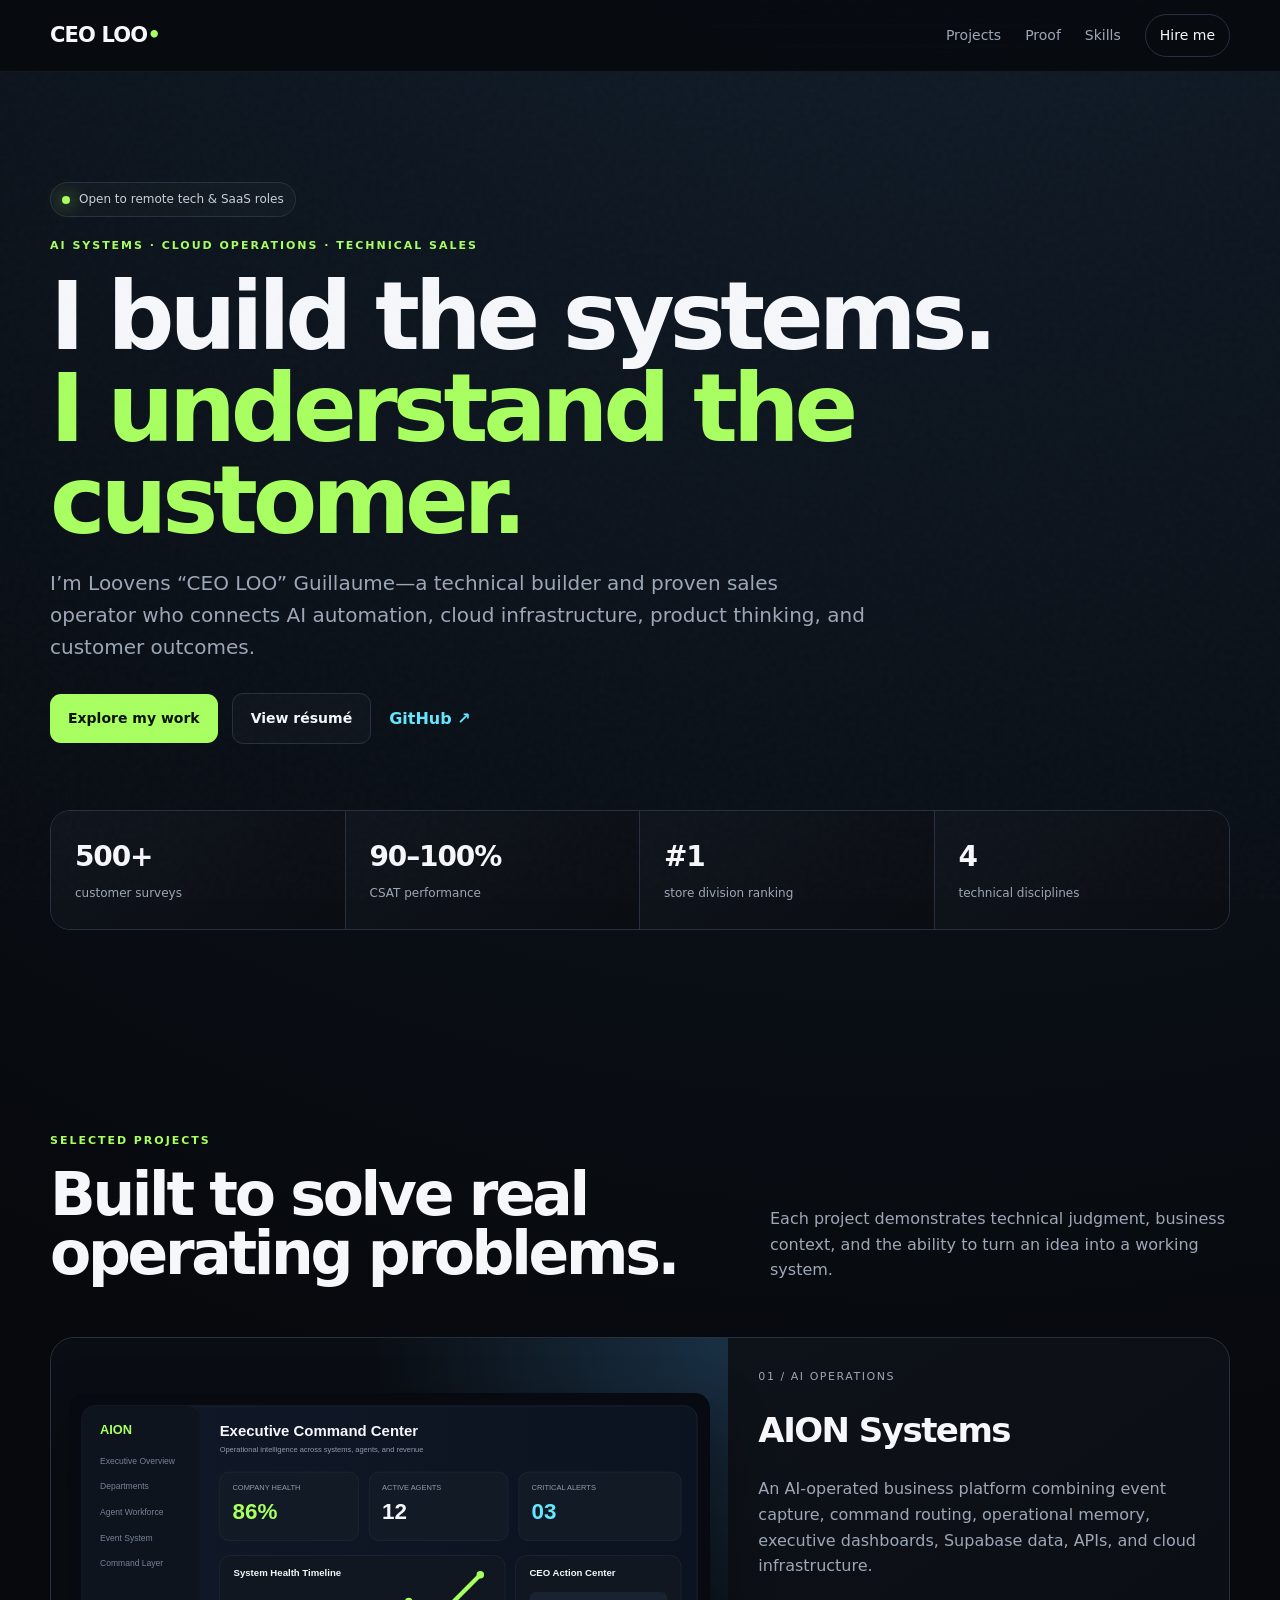
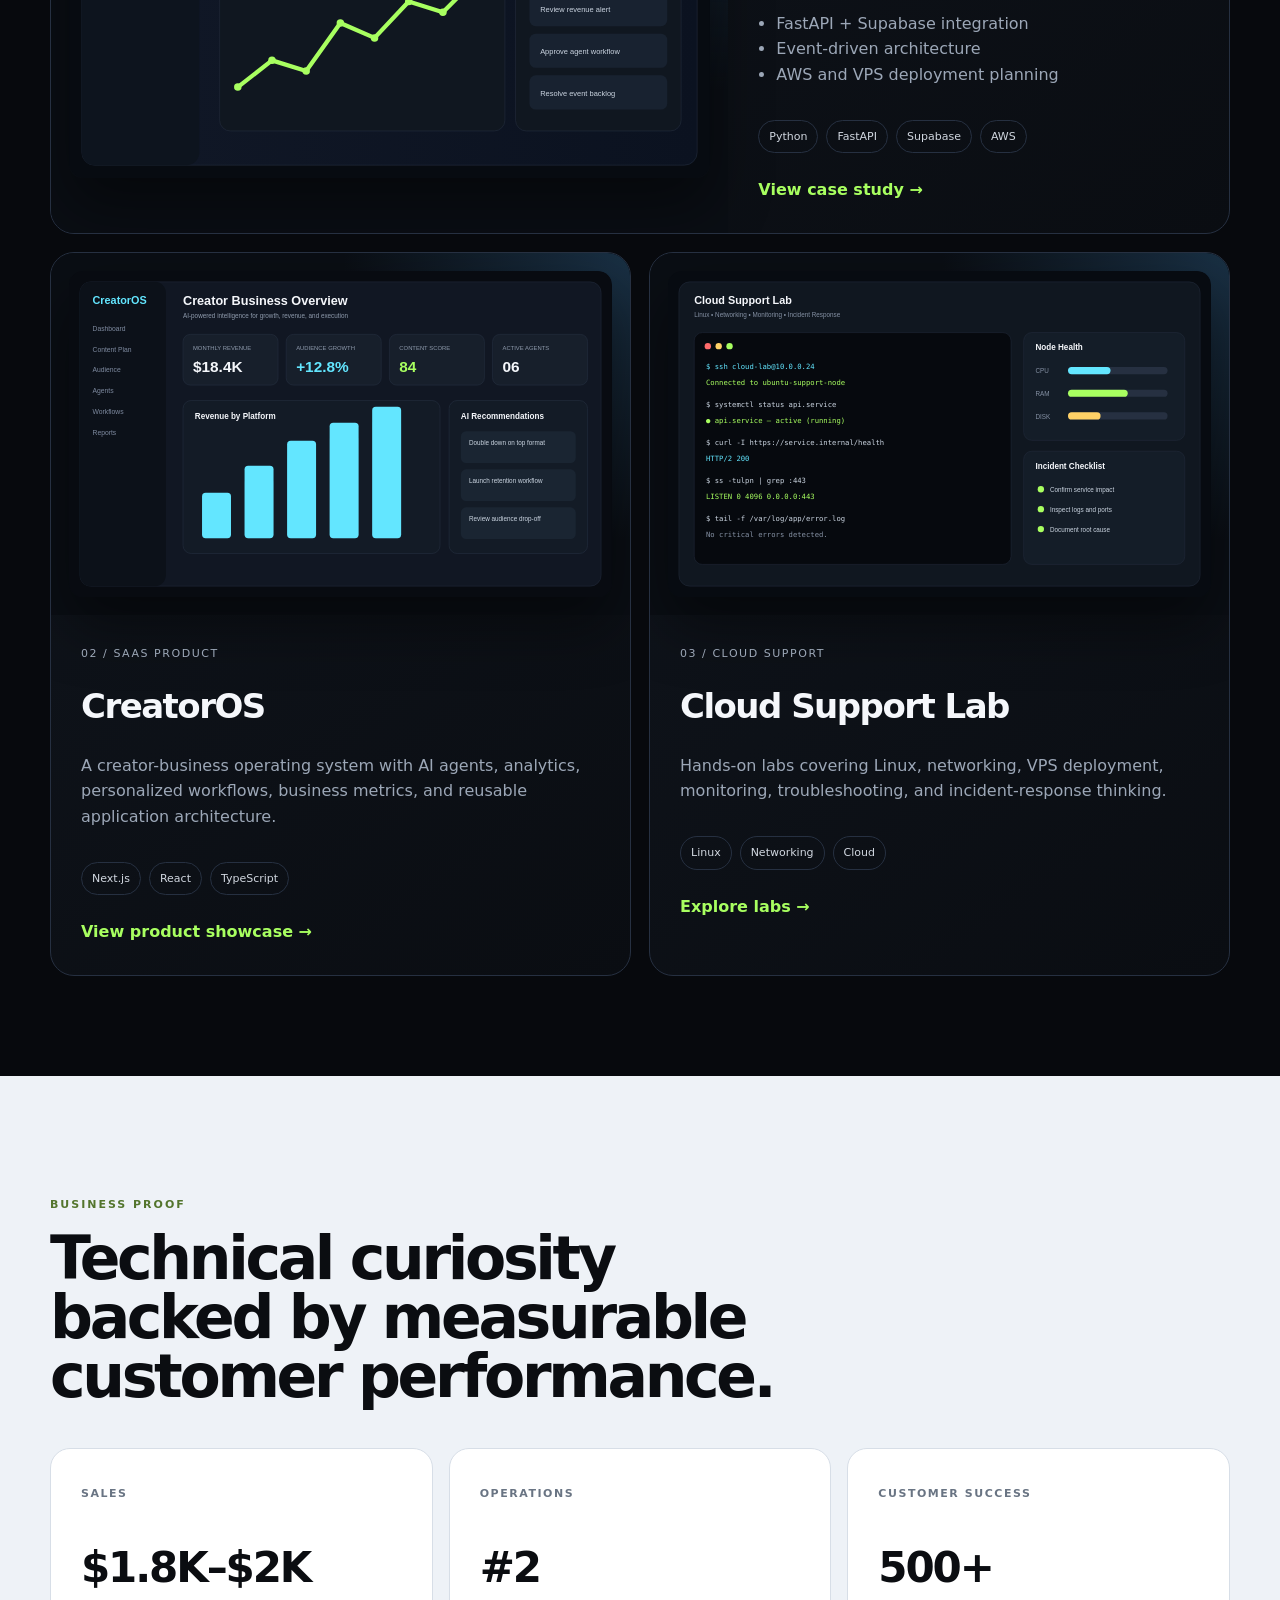
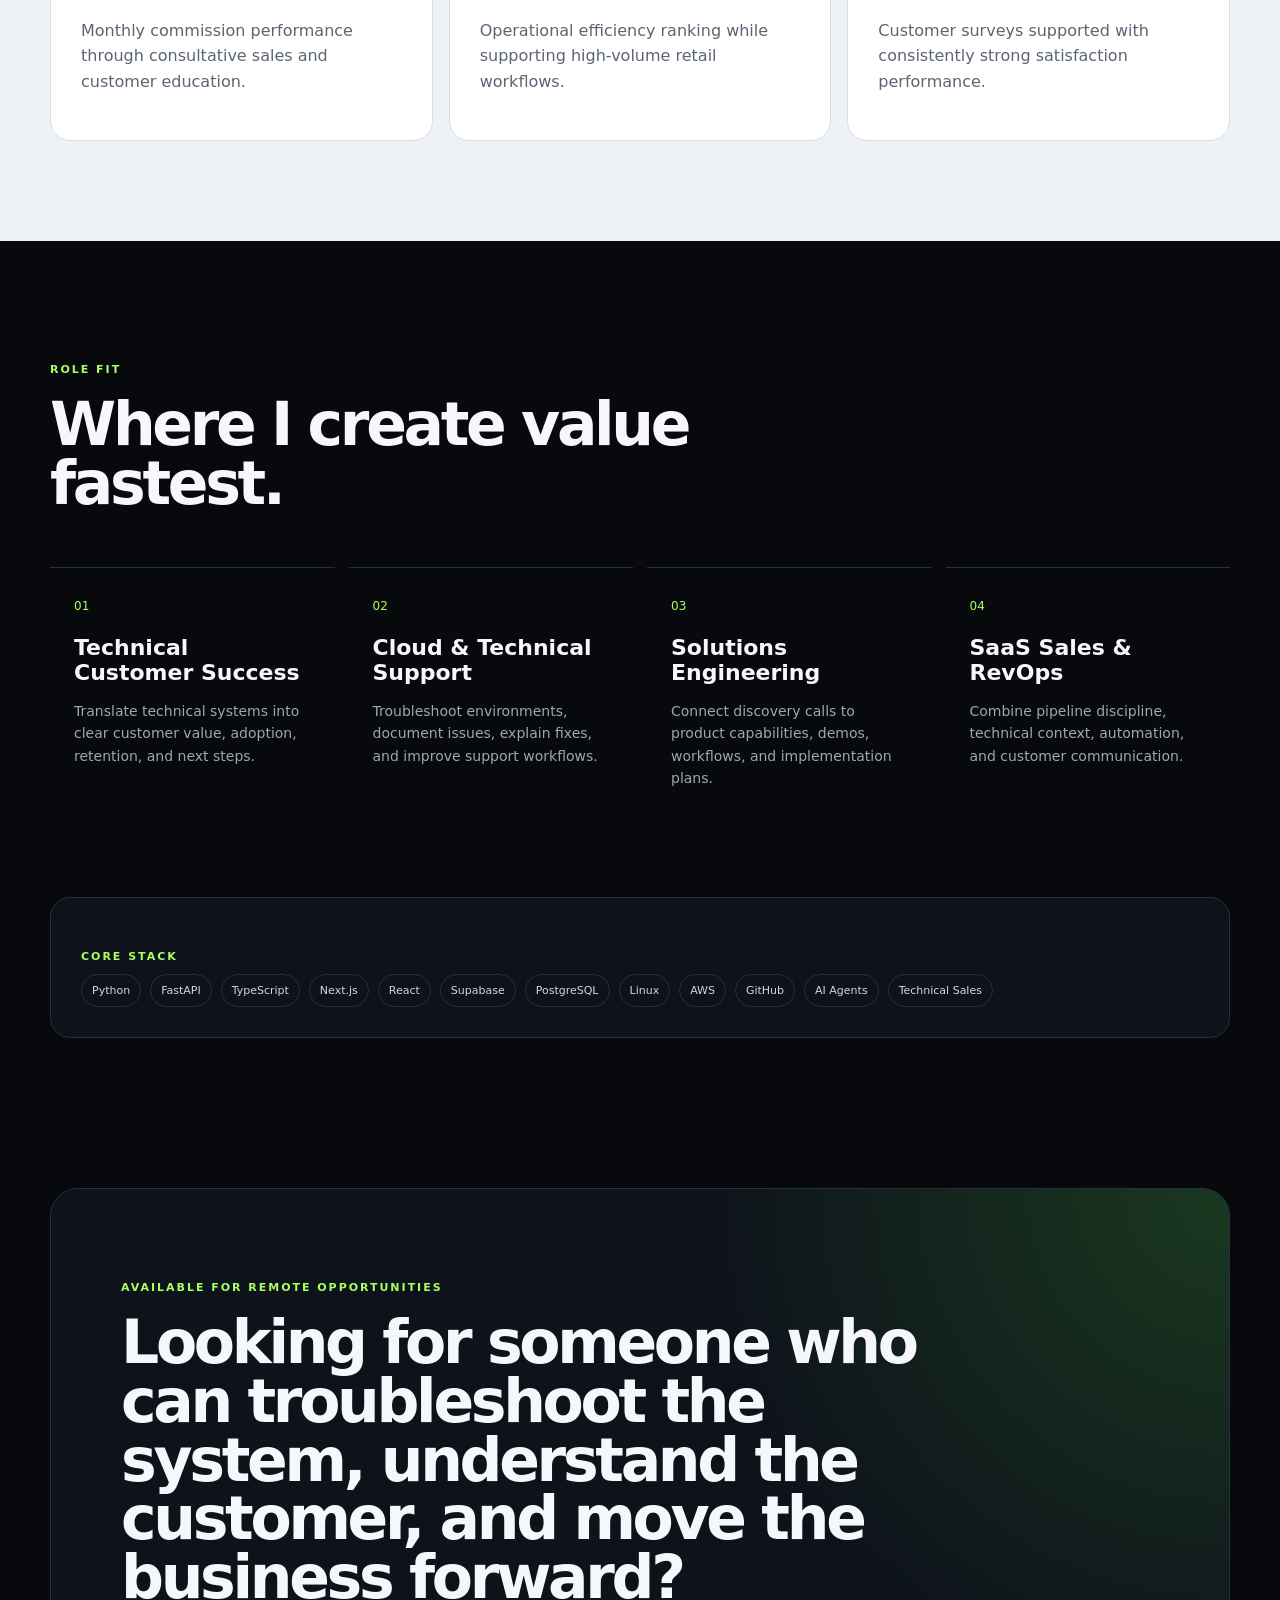
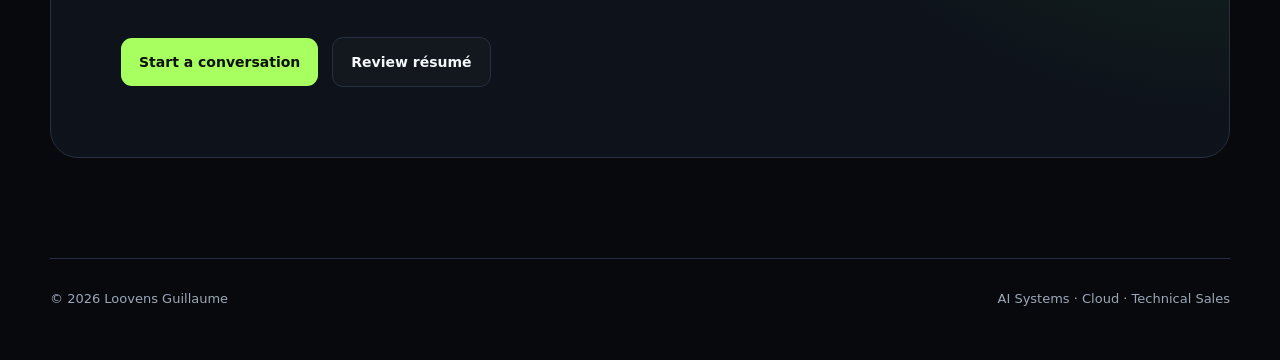
<file: index.html>
<!doctype html>
<html lang="en">
<head>
<meta charset="utf-8"><meta name="viewport" content="width=device-width,initial-scale=1">
<meta name="description" content="Loovens Guillaume — AI systems builder, cloud operator, and technical sales professional.">
<meta name="theme-color" content="#07090d"><title>CEO LOO — AI Systems, Cloud & Technical Sales</title>
<link rel="stylesheet" href="assets/styles.css">
</head>
<body>
<div class="noise"></div>
<header class="site-header"><a class="logo" href="#top">CEO LOO<span>•</span></a><nav><a href="#work">Projects</a><a href="#proof">Proof</a><a href="#skills">Skills</a><a class="hire" href="mailto:loovensguillaume@gmail.com">Hire me</a></nav></header>
<main id="top">
<section class="hero shell"><div class="status"><i></i> Open to remote tech & SaaS roles</div><p class="eyebrow">AI SYSTEMS · CLOUD OPERATIONS · TECHNICAL SALES</p><h1>I build the systems.<br><em>I understand the customer.</em></h1><p class="lede">I’m Loovens “CEO LOO” Guillaume—a technical builder and proven sales operator who connects AI automation, cloud infrastructure, product thinking, and customer outcomes.</p><div class="actions"><a class="button primary" href="#work">Explore my work</a><a class="button ghost" href="resume.md">View résumé</a><a class="inline" href="https://github.com/Ceoloo">GitHub ↗</a></div><div class="metrics"><div><strong>500+</strong><span>customer surveys</span></div><div><strong>90–100%</strong><span>CSAT performance</span></div><div><strong>#1</strong><span>store division ranking</span></div><div><strong>4</strong><span>technical disciplines</span></div></div></section>

<section id="work" class="shell section"><div class="section-head"><div><p class="eyebrow">SELECTED PROJECTS</p><h2>Built to solve real operating problems.</h2></div><p>Each project demonstrates technical judgment, business context, and the ability to turn an idea into a working system.</p></div>
<div class="projects">
<article class="project featured"><div class="visual"><img src="assets/aion-dashboard.svg" alt="AION executive operations dashboard mockup"></div><div class="project-copy"><span class="number">01 / AI OPERATIONS</span><h3>AION Systems</h3><p>An AI-operated business platform combining event capture, command routing, operational memory, executive dashboards, Supabase data, APIs, and cloud infrastructure.</p><ul><li>FastAPI + Supabase integration</li><li>Event-driven architecture</li><li>AWS and VPS deployment planning</li></ul><div class="chips"><span>Python</span><span>FastAPI</span><span>Supabase</span><span>AWS</span></div><a href="aion-systems-case-study/">View case study →</a></div></article>
<article class="project"><div class="visual"><img src="assets/creatoros-dashboard.svg" alt="CreatorOS SaaS dashboard mockup"></div><div class="project-copy"><span class="number">02 / SAAS PRODUCT</span><h3>CreatorOS</h3><p>A creator-business operating system with AI agents, analytics, personalized workflows, business metrics, and reusable application architecture.</p><div class="chips"><span>Next.js</span><span>React</span><span>TypeScript</span></div><a href="creatoros-demo/">View product showcase →</a></div></article>
<article class="project"><div class="visual"><img src="assets/cloud-lab.svg" alt="Cloud support lab terminal and monitoring mockup"></div><div class="project-copy"><span class="number">03 / CLOUD SUPPORT</span><h3>Cloud Support Lab</h3><p>Hands-on labs covering Linux, networking, VPS deployment, monitoring, troubleshooting, and incident-response thinking.</p><div class="chips"><span>Linux</span><span>Networking</span><span>Cloud</span></div><a href="cloud-support-lab/">Explore labs →</a></div></article>
</div></section>

<section id="proof" class="proof-section"><div class="shell"><p class="eyebrow dark">BUSINESS PROOF</p><h2>Technical curiosity backed by measurable customer performance.</h2><div class="proof-grid"><article><span>SALES</span><strong>$1.8K–$2K</strong><p>Monthly commission performance through consultative sales and customer education.</p></article><article><span>OPERATIONS</span><strong>#2</strong><p>Operational efficiency ranking while supporting high-volume retail workflows.</p></article><article><span>CUSTOMER SUCCESS</span><strong>500+</strong><p>Customer surveys supported with consistently strong satisfaction performance.</p></article></div></div></section>

<section id="skills" class="shell section"><div class="section-head"><div><p class="eyebrow">ROLE FIT</p><h2>Where I create value fastest.</h2></div></div><div class="role-grid"><article><span>01</span><h3>Technical Customer Success</h3><p>Translate technical systems into clear customer value, adoption, retention, and next steps.</p></article><article><span>02</span><h3>Cloud & Technical Support</h3><p>Troubleshoot environments, document issues, explain fixes, and improve support workflows.</p></article><article><span>03</span><h3>Solutions Engineering</h3><p>Connect discovery calls to product capabilities, demos, workflows, and implementation plans.</p></article><article><span>04</span><h3>SaaS Sales & RevOps</h3><p>Combine pipeline discipline, technical context, automation, and customer communication.</p></article></div>
<div class="stack"><p class="eyebrow">CORE STACK</p><div class="stack-row"><span>Python</span><span>FastAPI</span><span>TypeScript</span><span>Next.js</span><span>React</span><span>Supabase</span><span>PostgreSQL</span><span>Linux</span><span>AWS</span><span>GitHub</span><span>AI Agents</span><span>Technical Sales</span></div></div></section>

<section class="shell contact"><p class="eyebrow">AVAILABLE FOR REMOTE OPPORTUNITIES</p><h2>Looking for someone who can troubleshoot the system, understand the customer, and move the business forward?</h2><div class="actions"><a class="button primary" href="mailto:loovensguillaume@gmail.com">Start a conversation</a><a class="button ghost" href="resume.md">Review résumé</a></div></section>
</main>
<footer class="shell"><span>© 2026 Loovens Guillaume</span><span>AI Systems · Cloud · Technical Sales</span></footer>
</body></html>
</file>
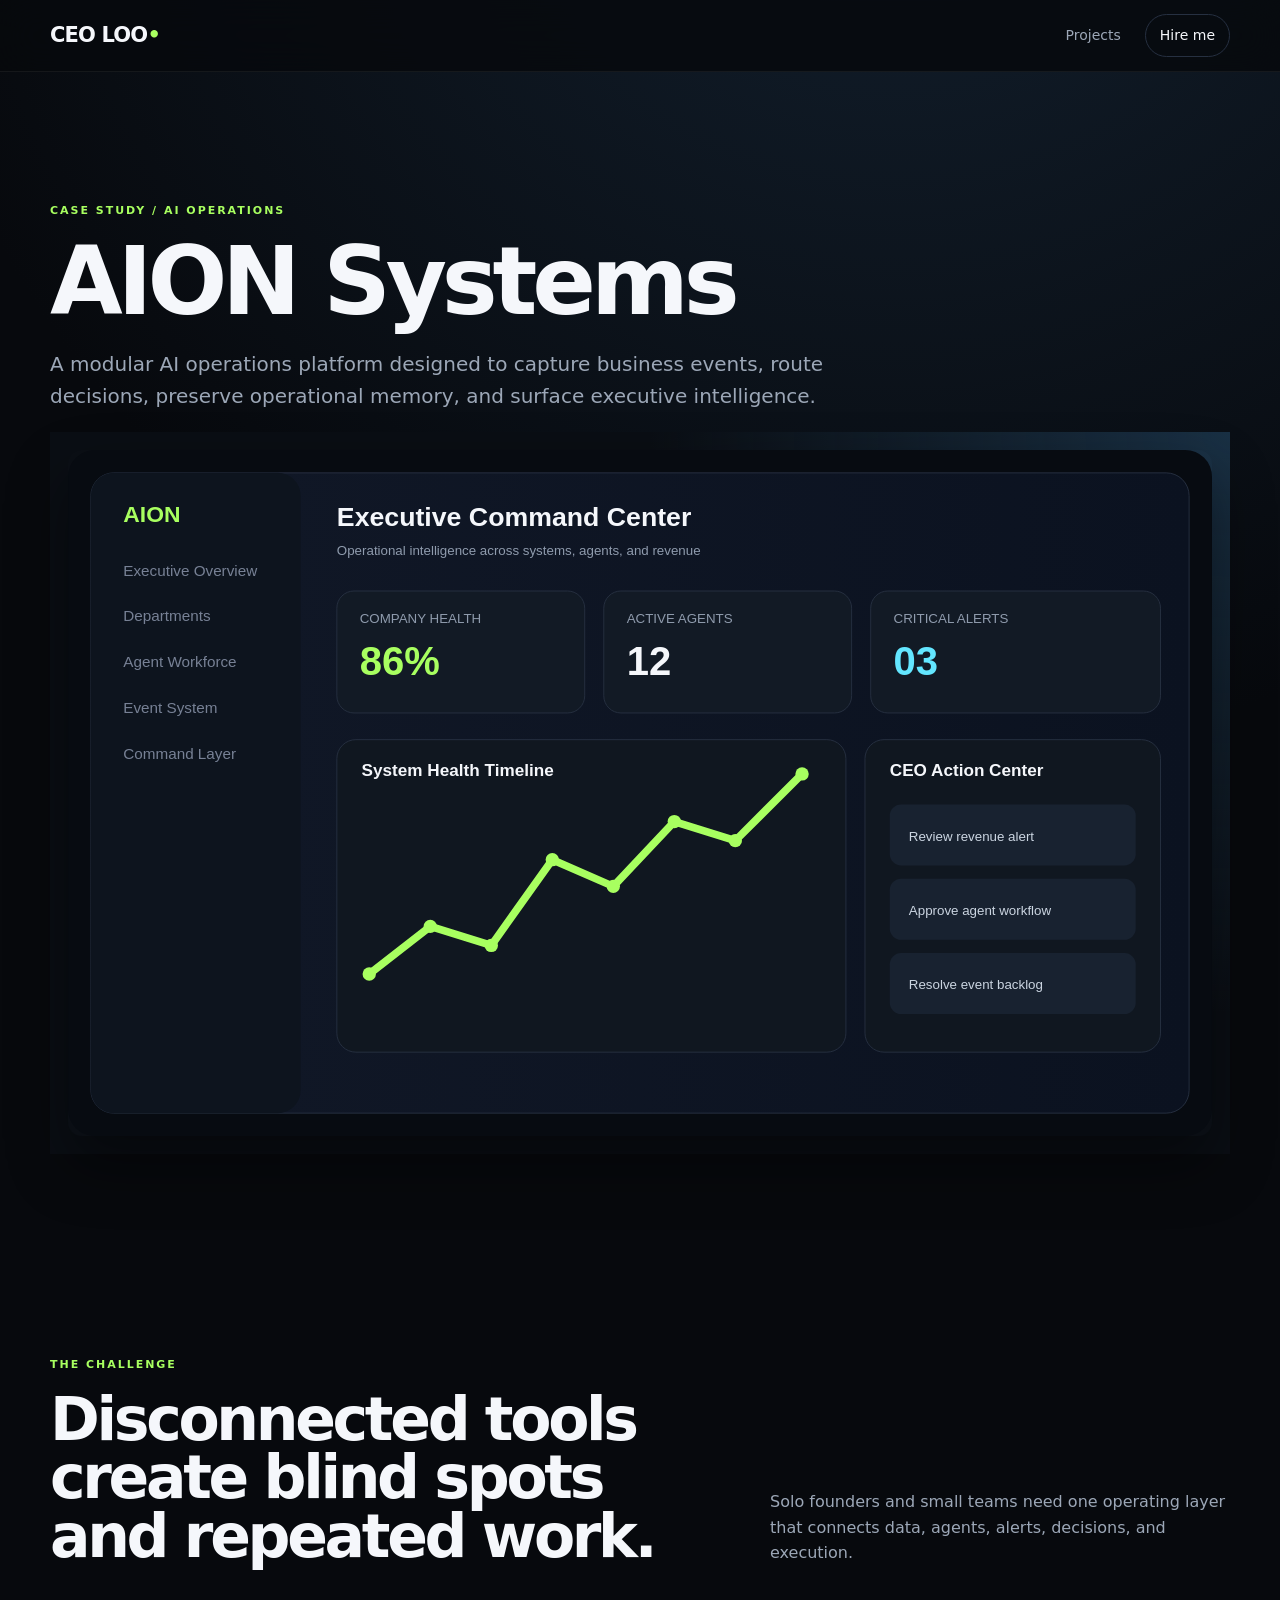
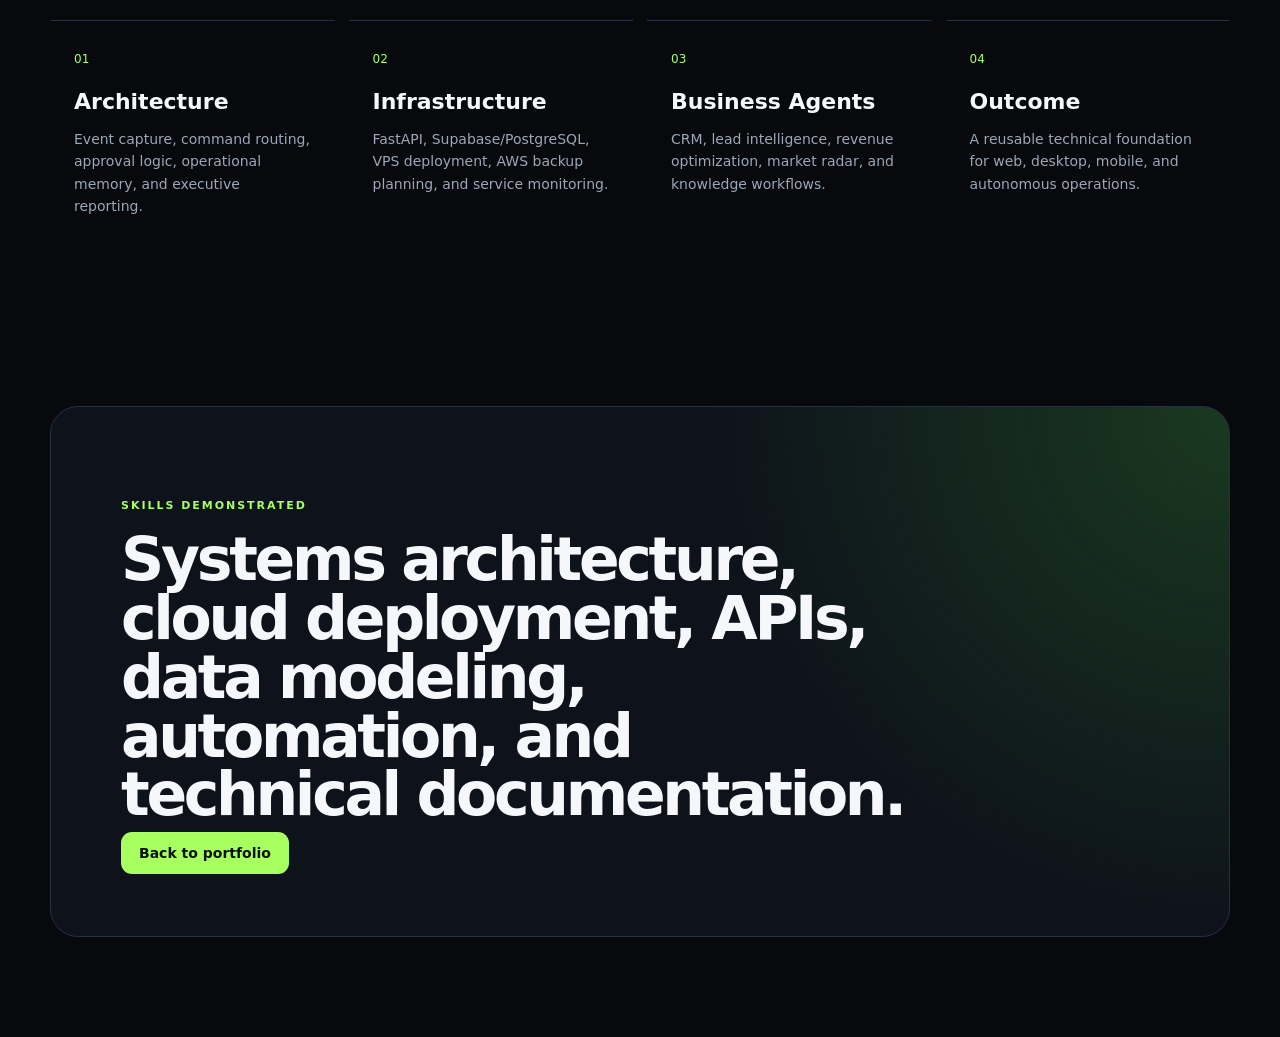
<file: aion-systems-case-study/index.html>
<!doctype html><html lang="en"><head><meta charset="utf-8"><meta name="viewport" content="width=device-width,initial-scale=1"><title>AION Systems Case Study — CEO LOO</title><link rel="stylesheet" href="../assets/styles.css"></head><body><header class="site-header"><a class="logo" href="../">CEO LOO<span>•</span></a><nav><a href="../#work">Projects</a><a class="hire" href="mailto:loovensguillaume@gmail.com">Hire me</a></nav></header><main><section class="shell hero"><p class="eyebrow">CASE STUDY / AI OPERATIONS</p><h1>AION Systems</h1><p class="lede">A modular AI operations platform designed to capture business events, route decisions, preserve operational memory, and surface executive intelligence.</p><div class="visual"><img src="../assets/aion-dashboard.svg" alt="AION dashboard"></div></section><section class="shell section"><div class="section-head"><div><p class="eyebrow">THE CHALLENGE</p><h2>Disconnected tools create blind spots and repeated work.</h2></div><p>Solo founders and small teams need one operating layer that connects data, agents, alerts, decisions, and execution.</p></div><div class="role-grid"><article><span>01</span><h3>Architecture</h3><p>Event capture, command routing, approval logic, operational memory, and executive reporting.</p></article><article><span>02</span><h3>Infrastructure</h3><p>FastAPI, Supabase/PostgreSQL, VPS deployment, AWS backup planning, and service monitoring.</p></article><article><span>03</span><h3>Business Agents</h3><p>CRM, lead intelligence, revenue optimization, market radar, and knowledge workflows.</p></article><article><span>04</span><h3>Outcome</h3><p>A reusable technical foundation for web, desktop, mobile, and autonomous operations.</p></article></div></section><section class="shell contact"><p class="eyebrow">SKILLS DEMONSTRATED</p><h2>Systems architecture, cloud deployment, APIs, data modeling, automation, and technical documentation.</h2><a class="button primary" href="../">Back to portfolio</a></section></main></body></html>
</file>
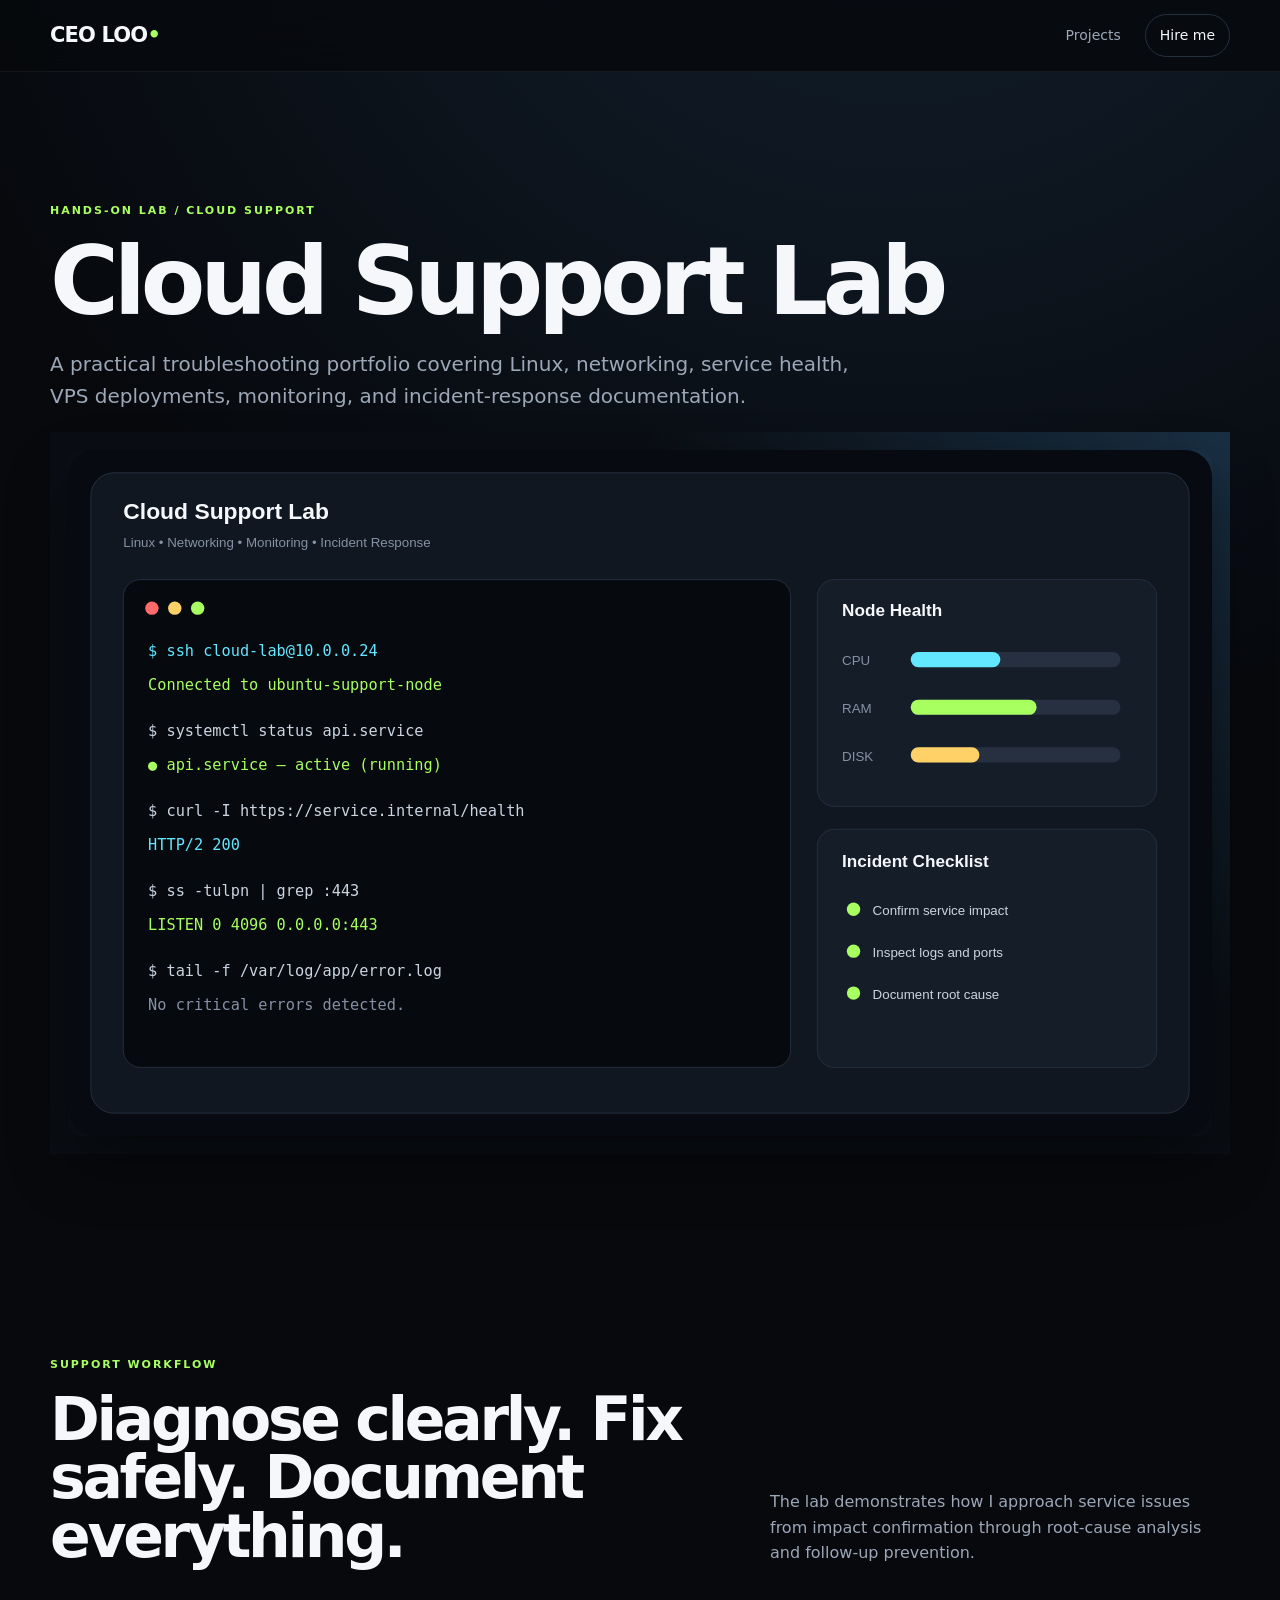
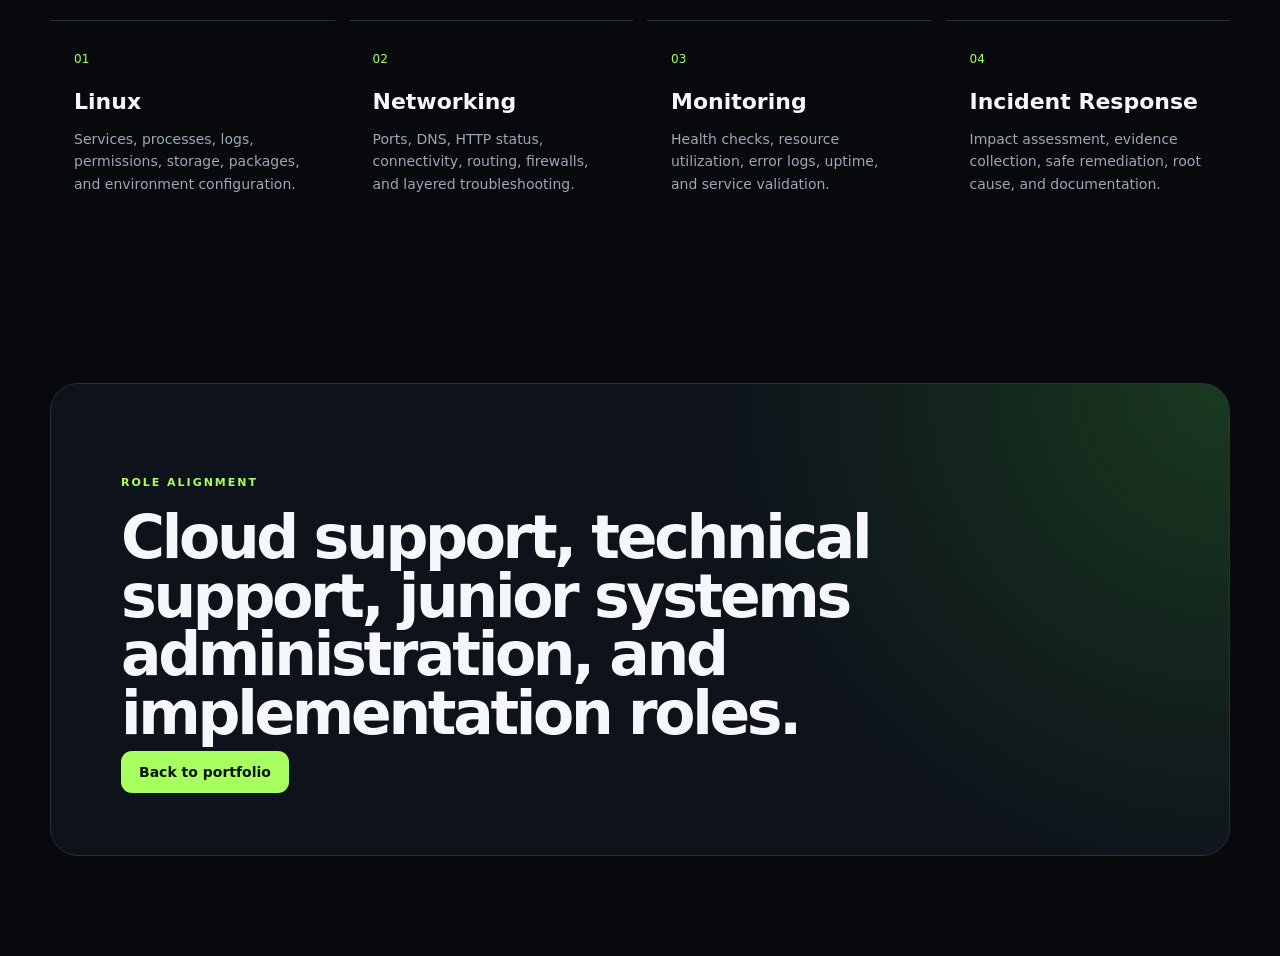
<file: cloud-support-lab/index.html>
<!doctype html><html lang="en"><head><meta charset="utf-8"><meta name="viewport" content="width=device-width,initial-scale=1"><title>Cloud Support Lab — CEO LOO</title><link rel="stylesheet" href="../assets/styles.css"></head><body><header class="site-header"><a class="logo" href="../">CEO LOO<span>•</span></a><nav><a href="../#work">Projects</a><a class="hire" href="mailto:loovensguillaume@gmail.com">Hire me</a></nav></header><main><section class="shell hero"><p class="eyebrow">HANDS-ON LAB / CLOUD SUPPORT</p><h1>Cloud Support Lab</h1><p class="lede">A practical troubleshooting portfolio covering Linux, networking, service health, VPS deployments, monitoring, and incident-response documentation.</p><div class="visual"><img src="../assets/cloud-lab.svg" alt="Cloud support terminal and monitoring dashboard"></div></section><section class="shell section"><div class="section-head"><div><p class="eyebrow">SUPPORT WORKFLOW</p><h2>Diagnose clearly. Fix safely. Document everything.</h2></div><p>The lab demonstrates how I approach service issues from impact confirmation through root-cause analysis and follow-up prevention.</p></div><div class="role-grid"><article><span>01</span><h3>Linux</h3><p>Services, processes, logs, permissions, storage, packages, and environment configuration.</p></article><article><span>02</span><h3>Networking</h3><p>Ports, DNS, HTTP status, connectivity, routing, firewalls, and layered troubleshooting.</p></article><article><span>03</span><h3>Monitoring</h3><p>Health checks, resource utilization, error logs, uptime, and service validation.</p></article><article><span>04</span><h3>Incident Response</h3><p>Impact assessment, evidence collection, safe remediation, root cause, and documentation.</p></article></div></section><section class="shell contact"><p class="eyebrow">ROLE ALIGNMENT</p><h2>Cloud support, technical support, junior systems administration, and implementation roles.</h2><a class="button primary" href="../">Back to portfolio</a></section></main></body></html>
</file>
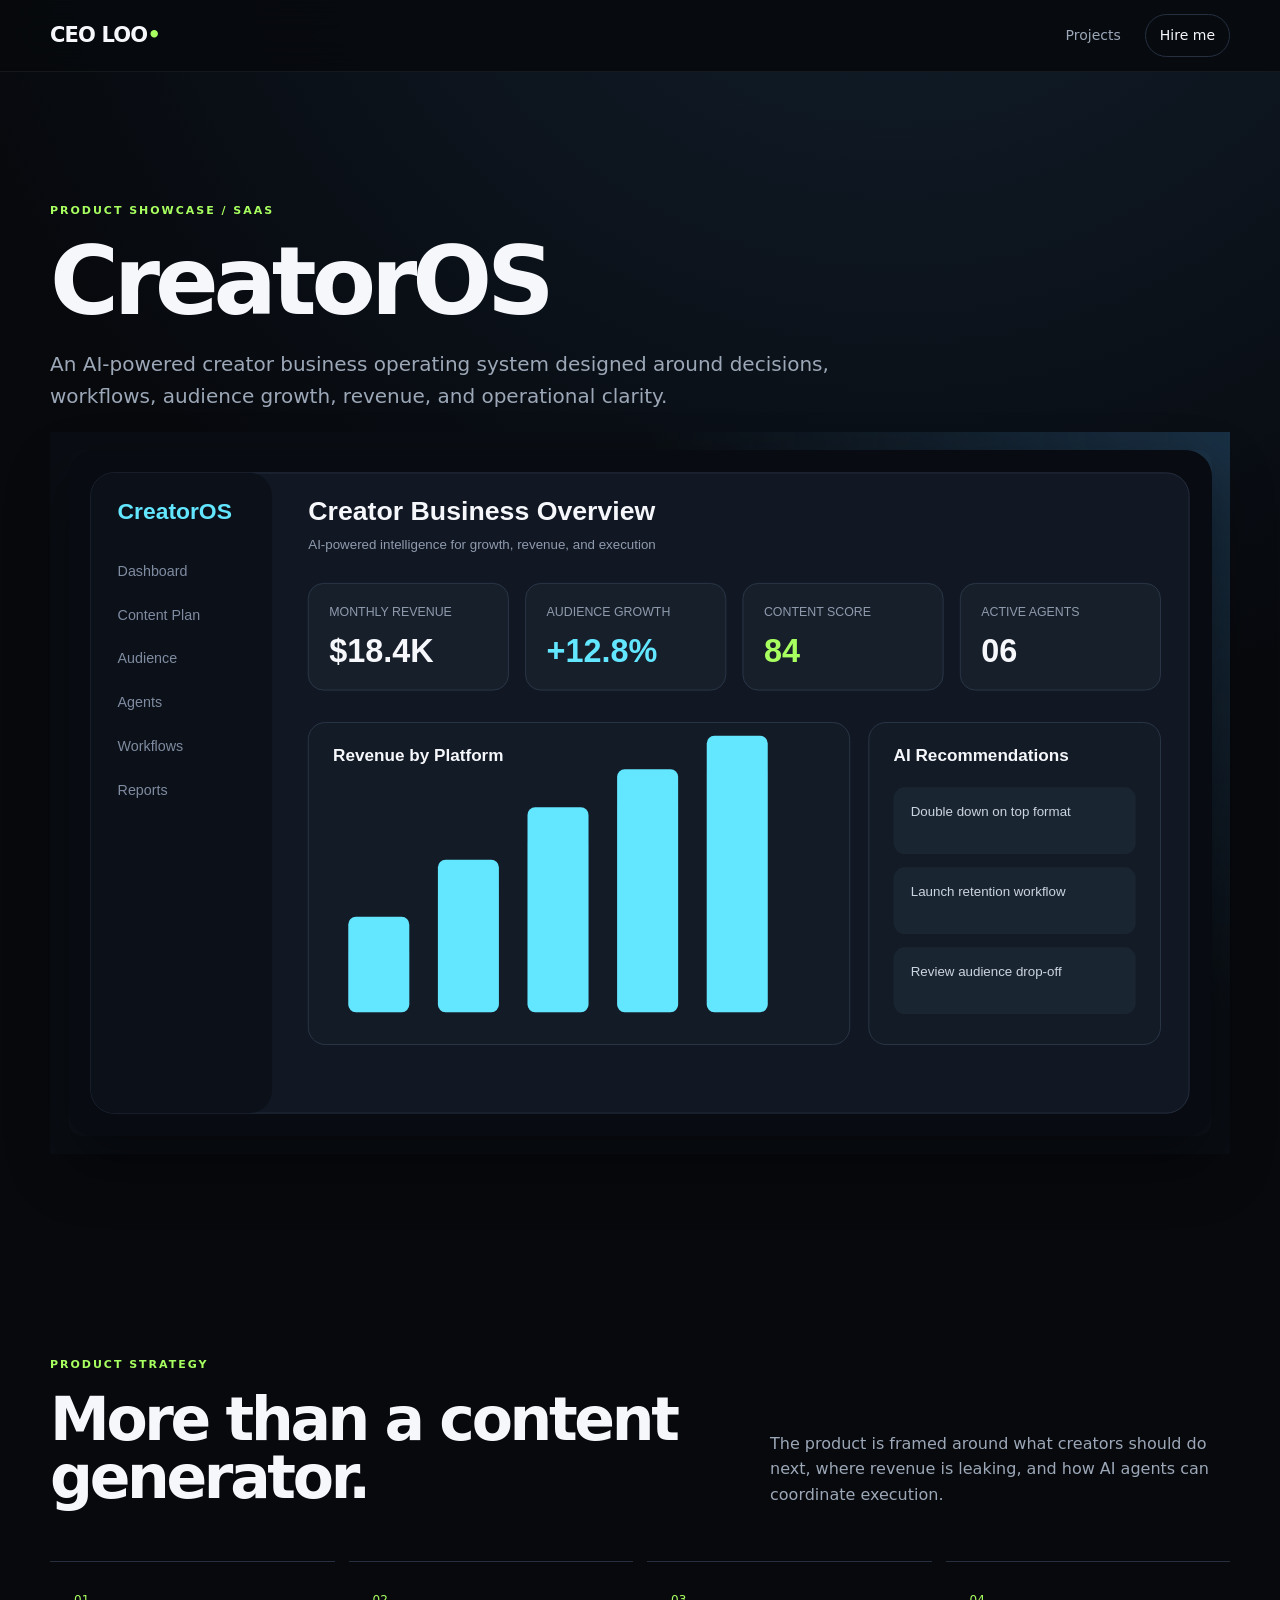
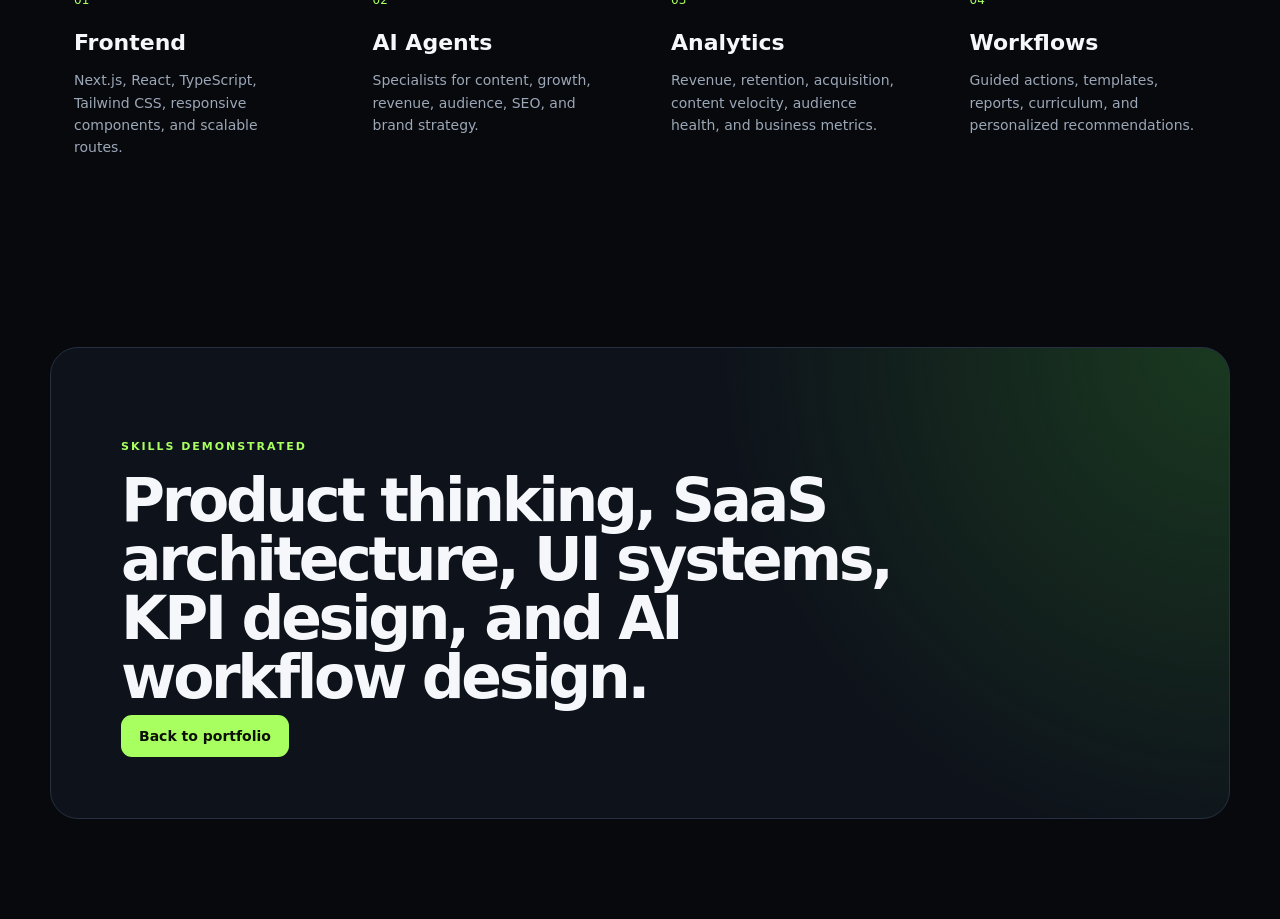
<file: creatoros-demo/index.html>
<!doctype html><html lang="en"><head><meta charset="utf-8"><meta name="viewport" content="width=device-width,initial-scale=1"><title>CreatorOS — CEO LOO</title><link rel="stylesheet" href="../assets/styles.css"></head><body><header class="site-header"><a class="logo" href="../">CEO LOO<span>•</span></a><nav><a href="../#work">Projects</a><a class="hire" href="mailto:loovensguillaume@gmail.com">Hire me</a></nav></header><main><section class="shell hero"><p class="eyebrow">PRODUCT SHOWCASE / SAAS</p><h1>CreatorOS</h1><p class="lede">An AI-powered creator business operating system designed around decisions, workflows, audience growth, revenue, and operational clarity.</p><div class="visual"><img src="../assets/creatoros-dashboard.svg" alt="CreatorOS dashboard"></div></section><section class="shell section"><div class="section-head"><div><p class="eyebrow">PRODUCT STRATEGY</p><h2>More than a content generator.</h2></div><p>The product is framed around what creators should do next, where revenue is leaking, and how AI agents can coordinate execution.</p></div><div class="role-grid"><article><span>01</span><h3>Frontend</h3><p>Next.js, React, TypeScript, Tailwind CSS, responsive components, and scalable routes.</p></article><article><span>02</span><h3>AI Agents</h3><p>Specialists for content, growth, revenue, audience, SEO, and brand strategy.</p></article><article><span>03</span><h3>Analytics</h3><p>Revenue, retention, acquisition, content velocity, audience health, and business metrics.</p></article><article><span>04</span><h3>Workflows</h3><p>Guided actions, templates, reports, curriculum, and personalized recommendations.</p></article></div></section><section class="shell contact"><p class="eyebrow">SKILLS DEMONSTRATED</p><h2>Product thinking, SaaS architecture, UI systems, KPI design, and AI workflow design.</h2><a class="button primary" href="../">Back to portfolio</a></section></main></body></html>
</file>
<file: assets/styles.css>
:root{--bg:#07090d;--panel:#0e131b;--panel2:#131a24;--text:#f5f7fb;--muted:#9ca7b7;--line:#263041;--green:#a8ff60;--cyan:#63e6ff;--max:1180px}*{box-sizing:border-box}html{scroll-behavior:smooth}body{margin:0;background:radial-gradient(circle at 70% -10%,#132130 0,transparent 34%),var(--bg);color:var(--text);font-family:Inter,ui-sans-serif,system-ui,-apple-system,BlinkMacSystemFont,"Segoe UI",sans-serif;line-height:1.6}a{color:inherit;text-decoration:none}.noise{position:fixed;inset:0;pointer-events:none;opacity:.025;background-image:url("data:image/svg+xml,%3Csvg viewBox='0 0 180 180' xmlns='http://www.w3.org/2000/svg'%3E%3Cfilter id='n'%3E%3CfeTurbulence type='fractalNoise' baseFrequency='.9' numOctaves='3' stitchTiles='stitch'/%3E%3C/filter%3E%3Crect width='100%25' height='100%25' filter='url(%23n)' opacity='.9'/%3E%3C/svg%3E")}.shell{width:min(var(--max),calc(100% - 40px));margin:auto}.site-header{position:sticky;top:0;z-index:20;height:72px;padding:0 max(20px,calc((100vw - var(--max))/2));display:flex;align-items:center;justify-content:space-between;background:rgba(7,9,13,.82);backdrop-filter:blur(18px);border-bottom:1px solid rgba(255,255,255,.06)}.logo{font-weight:900;letter-spacing:-.04em;font-size:21px}.logo span{color:var(--green)}.site-header nav{display:flex;gap:24px;align-items:center;font-size:14px;color:var(--muted)}.site-header nav a:hover{color:var(--text)}.site-header .hire{padding:9px 14px;border:1px solid var(--line);border-radius:999px;color:var(--text)}.hero{padding:110px 0 82px}.status{display:inline-flex;gap:9px;align-items:center;padding:7px 11px;border:1px solid var(--line);border-radius:999px;color:#c8d0db;font-size:12px;background:rgba(255,255,255,.02)}.status i{width:8px;height:8px;border-radius:50%;background:var(--green);box-shadow:0 0 18px var(--green)}.eyebrow{font-size:11px;font-weight:900;letter-spacing:.18em;color:var(--green);margin:20px 0 8px}.hero h1,.section h2,.proof-section h2,.contact h2{font-weight:800;letter-spacing:-.055em;line-height:.98;margin:16px 0}.hero h1{font-size:clamp(48px,8vw,94px);max-width:1080px}.hero h1 em{font-style:normal;color:var(--green)}.lede{max-width:820px;font-size:20px;color:var(--muted)}.actions{display:flex;align-items:center;flex-wrap:wrap;gap:14px;margin-top:30px}.button{padding:13px 18px;border-radius:11px;font-size:14px;font-weight:800}.primary{background:var(--green);color:#0b1107}.ghost{border:1px solid var(--line);background:rgba(255,255,255,.02)}.inline{color:var(--cyan);font-weight:800;margin-left:4px}.metrics{display:grid;grid-template-columns:repeat(4,1fr);margin-top:66px;border:1px solid var(--line);border-radius:20px;overflow:hidden}.metrics div{padding:24px;background:linear-gradient(145deg,#10151d,#0a0d12);border-right:1px solid var(--line)}.metrics div:last-child{border:0}.metrics strong{display:block;font-size:28px;letter-spacing:-.04em}.metrics span{font-size:12px;color:var(--muted)}.section{padding:100px 0}.section-head{display:flex;justify-content:space-between;gap:40px;align-items:end;margin-bottom:38px}.section h2,.proof-section h2,.contact h2{font-size:clamp(36px,5vw,60px);max-width:800px}.section-head>p{max-width:460px;color:var(--muted)}.projects{display:grid;grid-template-columns:repeat(2,1fr);gap:18px}.project{border:1px solid var(--line);border-radius:24px;background:linear-gradient(145deg,#10151d,#0a0d12);overflow:hidden}.project.featured{grid-column:span 2;display:grid;grid-template-columns:1.15fr .85fr}.visual{padding:18px;background:radial-gradient(circle at top right,#193044,transparent 42%),#0a0e14;min-height:320px;display:flex;align-items:center}.visual img{width:100%;display:block;border-radius:14px;box-shadow:0 28px 60px rgba(0,0,0,.45)}.project-copy{padding:30px;display:flex;flex-direction:column}.number{font-size:11px;letter-spacing:.14em;color:var(--muted)}.project h3{font-size:34px;line-height:1.08;letter-spacing:-.045em;margin:26px 0 12px}.project p,.project li{color:var(--muted)}.project ul{padding-left:18px}.chips{display:flex;gap:8px;flex-wrap:wrap;margin:16px 0 24px}.chips span,.stack-row span{font-size:11px;border:1px solid var(--line);border-radius:999px;padding:7px 10px;color:#d1d7e0}.project a{margin-top:auto;color:var(--green);font-weight:800}.proof-section{padding:100px 0;background:#eef2f7;color:#0b0d11}.eyebrow.dark{color:#53752d}.proof-grid{display:grid;grid-template-columns:repeat(3,1fr);gap:16px;margin-top:42px}.proof-grid article{padding:30px;border:1px solid #d7dee7;background:white;border-radius:20px}.proof-grid span{font-size:11px;letter-spacing:.14em;color:#697483;font-weight:800}.proof-grid strong{display:block;font-size:42px;letter-spacing:-.05em;margin:30px 0 8px}.proof-grid p{color:#5b6573}.role-grid{display:grid;grid-template-columns:repeat(4,1fr);gap:14px}.role-grid article{padding:24px;border-top:1px solid var(--line)}.role-grid article>span{color:var(--green);font-size:12px}.role-grid h3{font-size:22px;line-height:1.15;margin:18px 0 10px}.role-grid p{font-size:14px;color:var(--muted)}.stack{margin-top:70px;padding:30px;border:1px solid var(--line);border-radius:20px;background:var(--panel)}.stack-row{display:flex;gap:9px;flex-wrap:wrap}.contact{margin:50px auto 100px;padding:70px;border:1px solid var(--line);border-radius:28px;background:radial-gradient(circle at top right,#1a3920,transparent 40%),var(--panel)}footer{padding:30px 0 50px;border-top:1px solid var(--line);display:flex;justify-content:space-between;color:var(--muted);font-size:13px}@media(max-width:850px){.project.featured{grid-column:auto;display:block}.projects{grid-template-columns:1fr}.role-grid{grid-template-columns:1fr 1fr}.metrics{grid-template-columns:1fr 1fr}.metrics div:nth-child(2){border-right:0}.section-head{display:block}.site-header nav a:not(.hire){display:none}}@media(max-width:560px){.metrics,.proof-grid,.role-grid{grid-template-columns:1fr}.metrics div{border-right:0;border-bottom:1px solid var(--line)}.hero{padding-top:78px}.contact{padding:34px}.section{padding:74px 0}footer{display:block}.visual{min-height:220px}}
</file>
